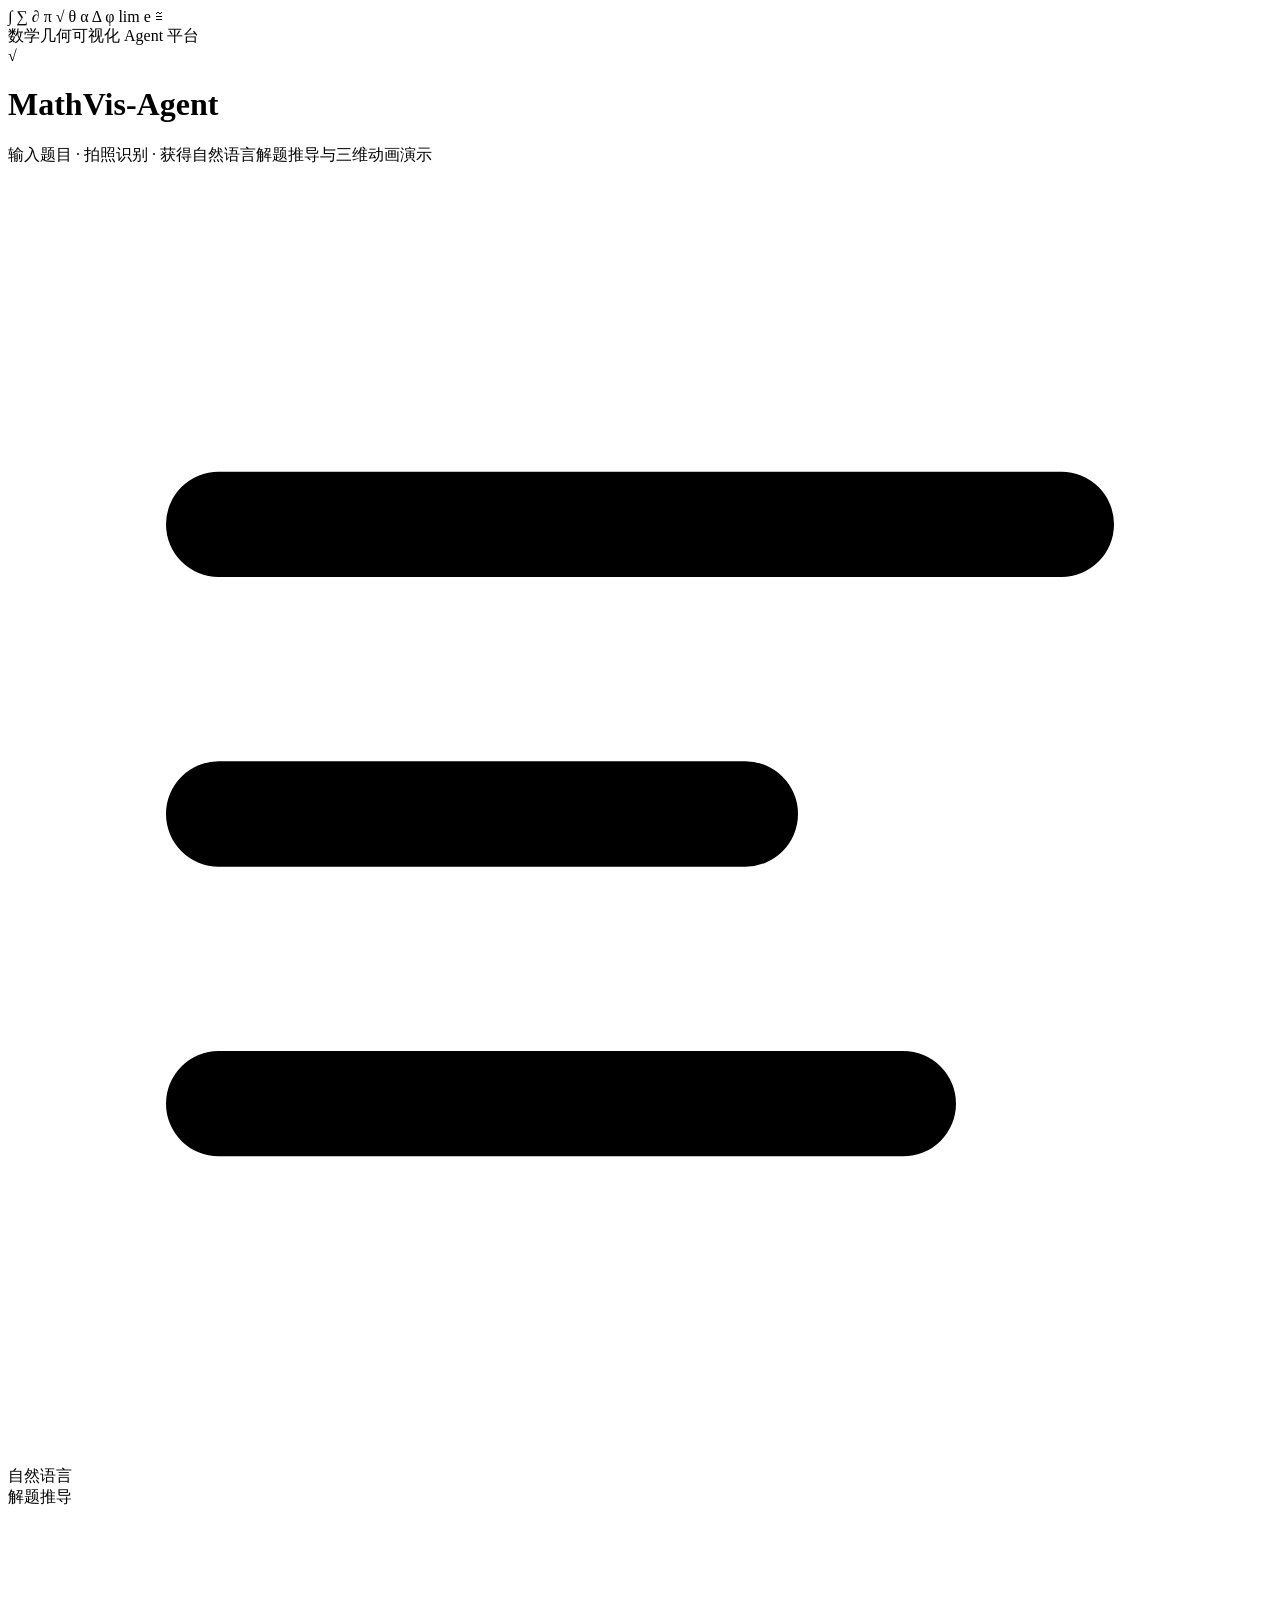
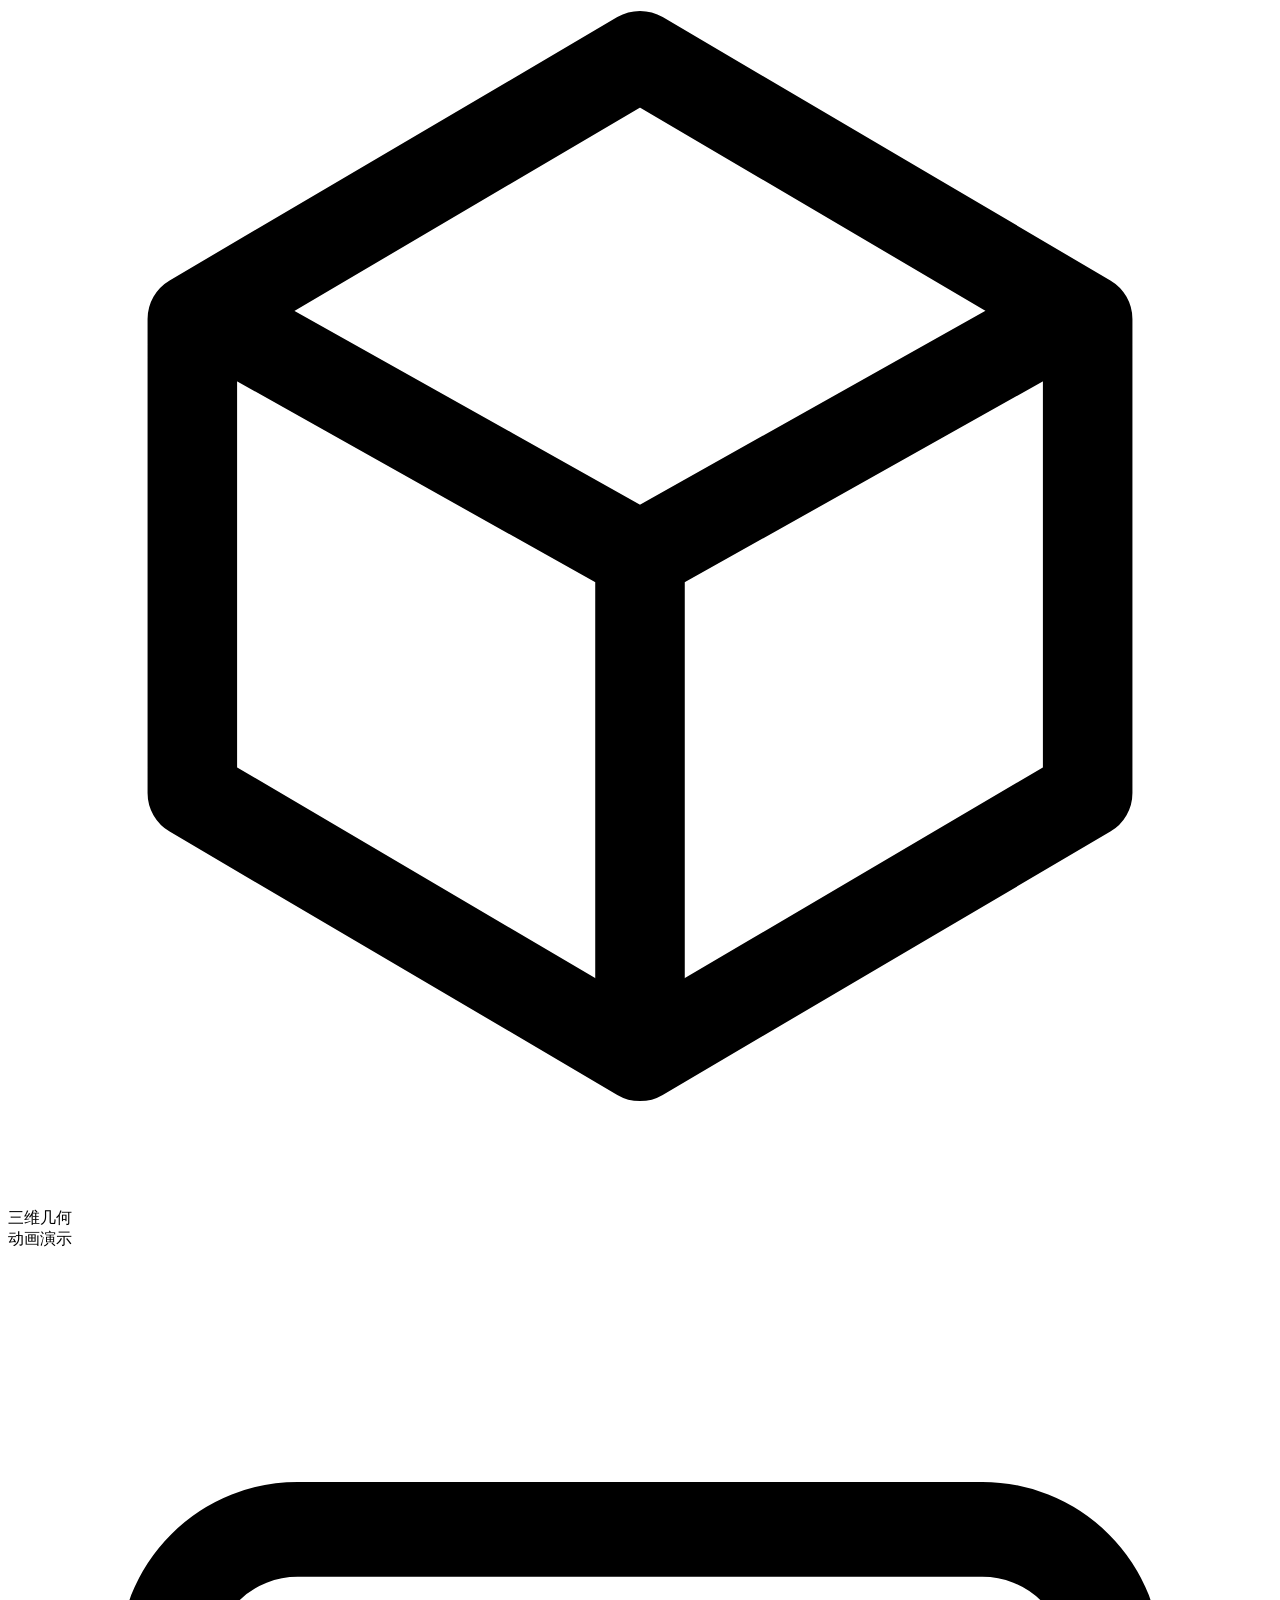
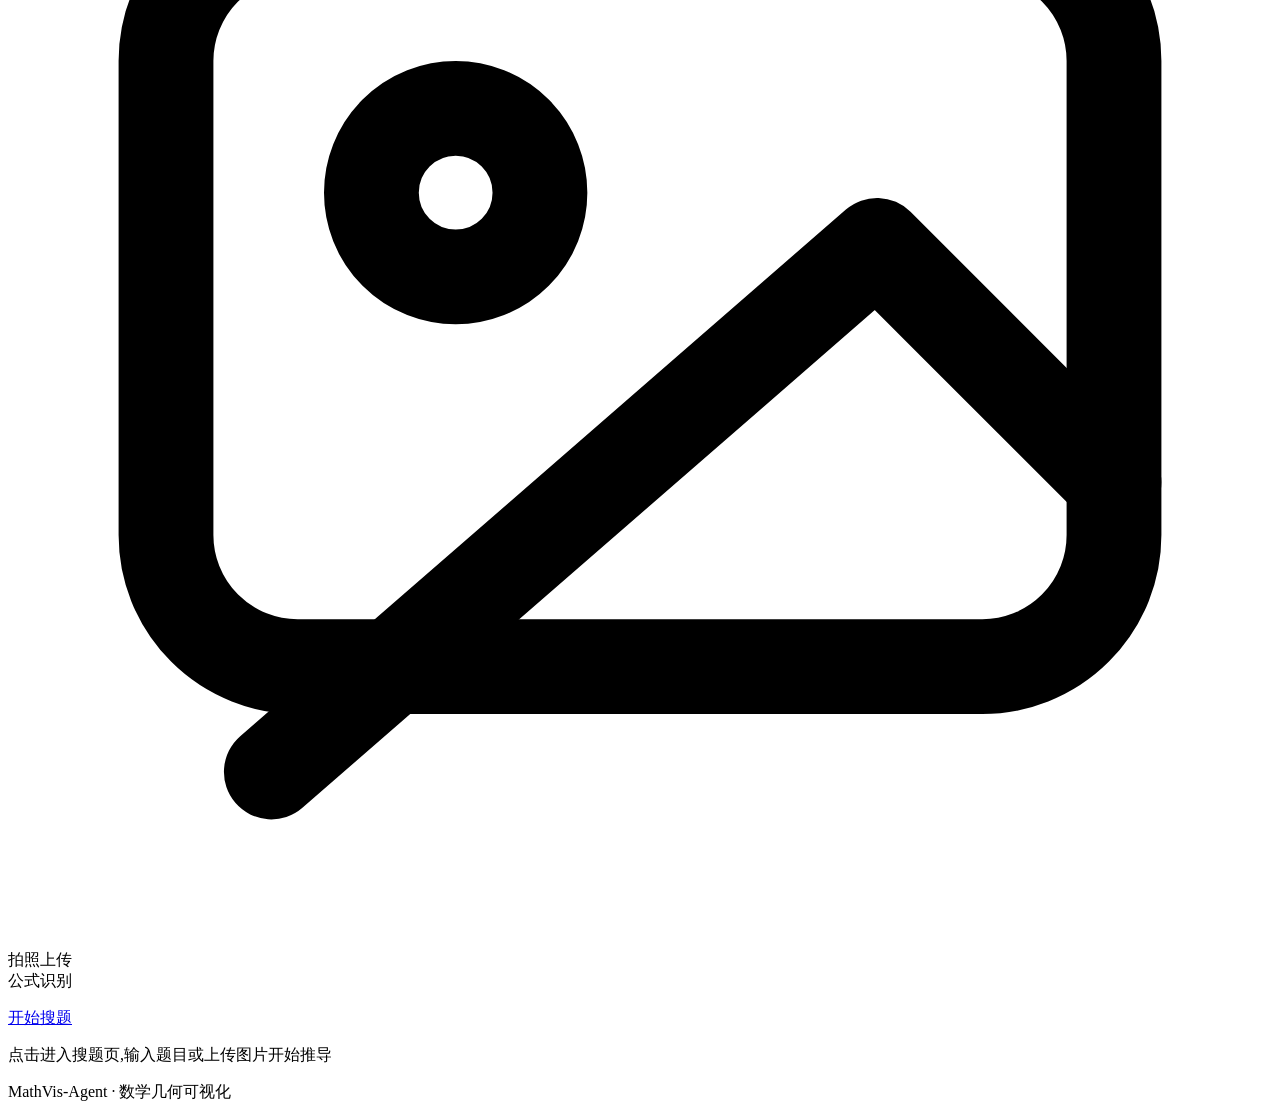
<file: frontend/index.html>
<!DOCTYPE html>
<html lang="zh-CN">
<head>
  <meta charset="UTF-8" />
  <meta name="viewport" content="width=device-width, initial-scale=1.0" />
  <title>MathVis‑Agent · 数学几何可视化智能解题</title>
  <link rel="icon" href="data:image/svg+xml;charset=utf-8,<svg xmlns='http://www.w3.org/2000/svg' viewBox='0 0 32 32'><rect width='32' height='32' rx='8' fill='%230b1e3f'/><text x='16' y='23' font-size='19' text-anchor='middle' fill='%23ffffff' font-family='Georgia,serif'>√</text></svg>" />
  <link rel="stylesheet" href="styles.css" />
</head>
<body class="cover-page">
  <!-- 动态数学风背景:坐标纸网格缓慢流动 + 光晕 + 漂浮数学符号(仅装饰) -->
  <div class="bg-deco" aria-hidden="true">
    <div class="bg-grid"></div>
    <div class="aurora aurora-1"></div>
    <div class="aurora aurora-2"></div>
    <div class="aurora aurora-3"></div>
    <span class="math-glyph g1">∫</span>
    <span class="math-glyph g2">∑</span>
    <span class="math-glyph g3">∂</span>
    <span class="math-glyph g4">π</span>
    <span class="math-glyph g5">√</span>
    <span class="math-glyph g6">θ</span>
    <span class="math-glyph g7">α</span>
    <span class="math-glyph g8">Δ</span>
    <span class="math-glyph g9">φ</span>
    <span class="math-glyph g10">lim</span>
    <span class="math-glyph g11">e</span>
    <span class="math-glyph g12">≅</span>
  </div>

  <div class="cover">
    <div class="cover-badge">数学几何可视化 Agent 平台</div>

    <div class="cover-brand">
      <span class="brand-mark brand-mark-lg" aria-hidden="true">√</span>
      <h1 class="cover-title">MathVis‑Agent</h1>
      <p class="cover-sub">输入题目 · 拍照识别 · 获得自然语言解题推导与三维动画演示</p>
    </div>

    <div class="cover-features">
      <div class="feature">
        <span class="feature-dot dot-text">
          <svg class="feature-icon" viewBox="0 0 24 24" fill="none" stroke="currentColor" stroke-width="2" stroke-linecap="round" aria-hidden="true">
            <path d="M4 6.5h16M4 12h10M4 17.5h13"></path>
          </svg>
        </span>
        <p>自然语言<br />解题推导</p>
      </div>
      <div class="feature">
        <span class="feature-dot dot-cube">
          <svg class="feature-icon" viewBox="0 0 24 24" fill="none" stroke="currentColor" stroke-width="1.7" stroke-linejoin="round" aria-hidden="true">
            <path d="M12 2.5l8.5 5v9L12 21.5l-8.5-5v-9l8.5-5z"></path>
            <path d="M3.8 7.4L12 12l8.2-4.6M12 12v9.5"></path>
          </svg>
        </span>
        <p>三维几何<br />动画演示</p>
      </div>
      <div class="feature">
        <span class="feature-dot dot-img">
          <svg class="feature-icon" viewBox="0 0 24 24" fill="none" stroke="currentColor" stroke-width="1.8" stroke-linecap="round" stroke-linejoin="round" aria-hidden="true">
            <rect x="3" y="5" width="18" height="14" rx="2.5"></rect>
            <circle cx="8.5" cy="10" r="1.6"></circle>
            <path d="M21 15.5l-4.5-4.5L5 21"></path>
          </svg>
        </span>
        <p>拍照上传<br />公式识别</p>
      </div>
    </div>

    <a href="main.html" class="cover-cta">开始搜题</a>
    <p class="cover-hint">点击进入搜题页,输入题目或上传图片开始推导</p>
  </div>

  <footer class="footer">
    MathVis-Agent · 数学几何可视化
  </footer>
</body>
</html>
</file>
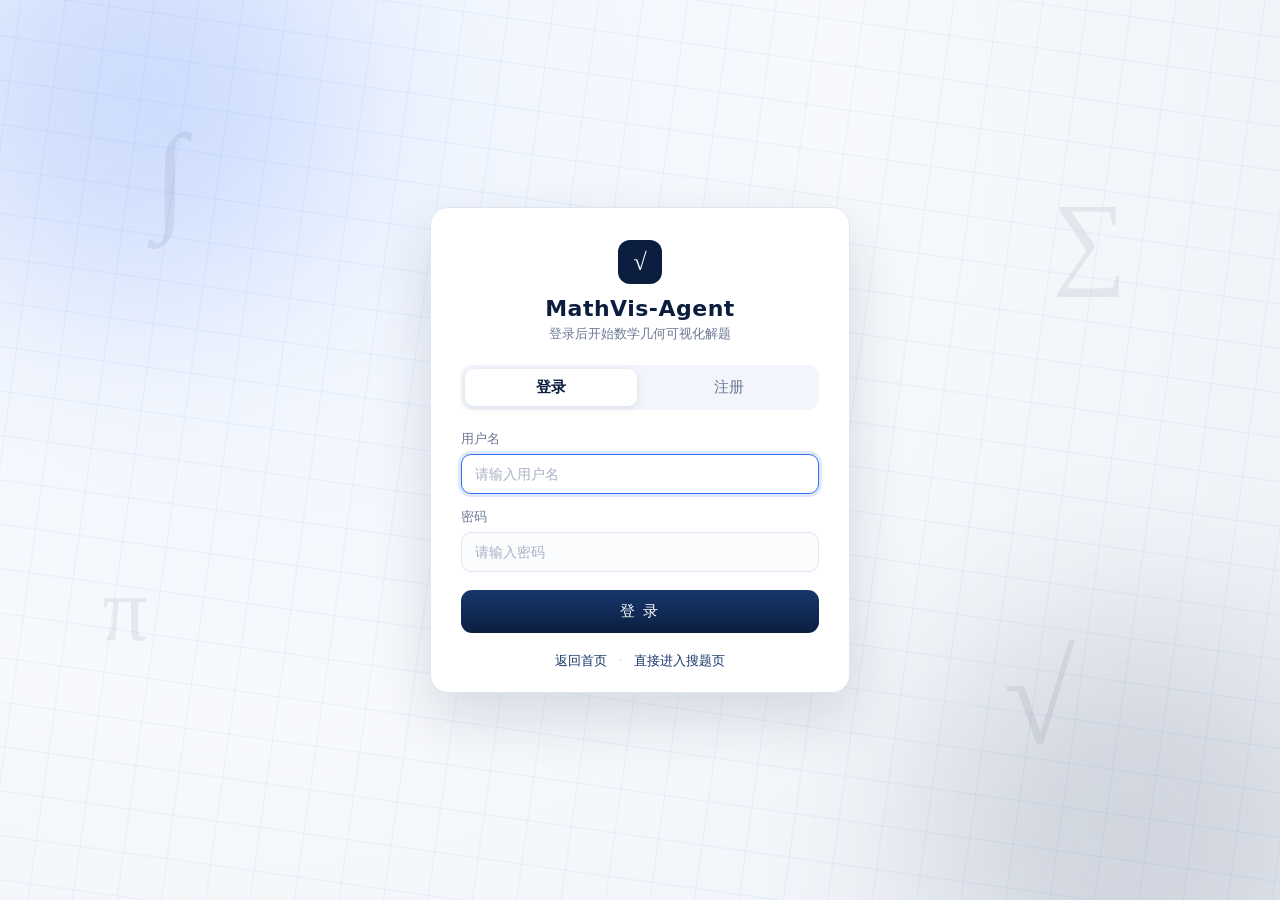
<file: frontend/auth.html>
<!DOCTYPE html>
<html lang="zh-CN">
<head>
  <meta charset="UTF-8" />
  <meta name="viewport" content="width=device-width, initial-scale=1.0" />
  <title>登录 / 注册 · MathVis‑Agent</title>
  <link rel="icon" href="data:image/svg+xml;charset=utf-8,<svg xmlns='http://www.w3.org/2000/svg' viewBox='0 0 32 32'><rect width='32' height='32' rx='8' fill='%230b1e3f'/><text x='16' y='23' font-size='19' text-anchor='middle' fill='%23ffffff' font-family='Georgia,serif'>√</text></svg>" />
  <link rel="stylesheet" href="auth.css" />
</head>
<body class="auth-page">
  <div class="auth-bg" aria-hidden="true">
    <div class="auth-grid"></div>
    <div class="auth-glow glow-1"></div>
    <div class="auth-glow glow-2"></div>
    <span class="auth-glyph glyph-1">∫</span>
    <span class="auth-glyph glyph-2">π</span>
    <span class="auth-glyph glyph-3">∑</span>
    <span class="auth-glyph glyph-4">√</span>
  </div>

  <main class="auth-card">
    <div class="auth-brand">
      <span class="auth-mark" aria-hidden="true">√</span>
      <h1 class="auth-title">MathVis‑Agent</h1>
      <p class="auth-sub">登录后开始数学几何可视化解题</p>
    </div>

    <div class="auth-tabs" role="tablist">
      <button type="button" id="tabLogin" class="auth-tab active" role="tab" aria-selected="true">登录</button>
      <button type="button" id="tabRegister" class="auth-tab" role="tab" aria-selected="false">注册</button>
    </div>

    <!-- 登录 -->
    <form id="loginForm" class="auth-form" novalidate>
      <label class="auth-field">
        <span class="field-label">用户名</span>
        <input type="text" id="loginUsername" autocomplete="username" placeholder="请输入用户名" />
      </label>
      <label class="auth-field">
        <span class="field-label">密码</span>
        <input type="password" id="loginPassword" autocomplete="current-password" placeholder="请输入密码" />
      </label>
      <button type="submit" id="loginSubmit" class="auth-submit">登 录</button>
    </form>

    <!-- 注册 -->
    <form id="registerForm" class="auth-form hidden" novalidate>
      <label class="auth-field">
        <span class="field-label">用户名</span>
        <input type="text" id="regUsername" autocomplete="username" placeholder="3-20位中英文、数字或下划线" />
      </label>
      <label class="auth-field">
        <span class="field-label">密码</span>
        <input type="password" id="regPassword" autocomplete="new-password" placeholder="6-64位" />
      </label>
      <label class="auth-field">
        <span class="field-label">确认密码</span>
        <input type="password" id="regPassword2" autocomplete="new-password" placeholder="再次输入密码" />
      </label>

      <div class="role-block">
        <span class="field-label">选择身份</span>
        <div class="role-picker">
          <label class="role-option">
            <input type="radio" name="role" value="student" checked />
            <span class="role-face">
              <strong>学生</strong>
              <em>注册后即可使用</em>
            </span>
          </label>
          <label class="role-option">
            <input type="radio" name="role" value="teacher" />
            <span class="role-face">
              <strong>老师</strong>
              <em>需管理员审核</em>
            </span>
          </label>
        </div>
        <p id="roleTip" class="role-tip hidden">老师账号提交后需管理员审核通过才能登录，审核期间无法使用平台功能。</p>
      </div>

      <button type="submit" id="registerSubmit" class="auth-submit">注 册</button>
    </form>

    <div id="authMsg" class="auth-msg hidden" role="alert"></div>

    <p class="auth-foot">
      <a href="index.html">返回首页</a>
      <span class="dot">·</span>
      <a href="main.html">直接进入搜题页</a>
    </p>
  </main>

  <script src="auth-store.js"></script>
  <script src="auth.js"></script>
</body>
</html>
</file>
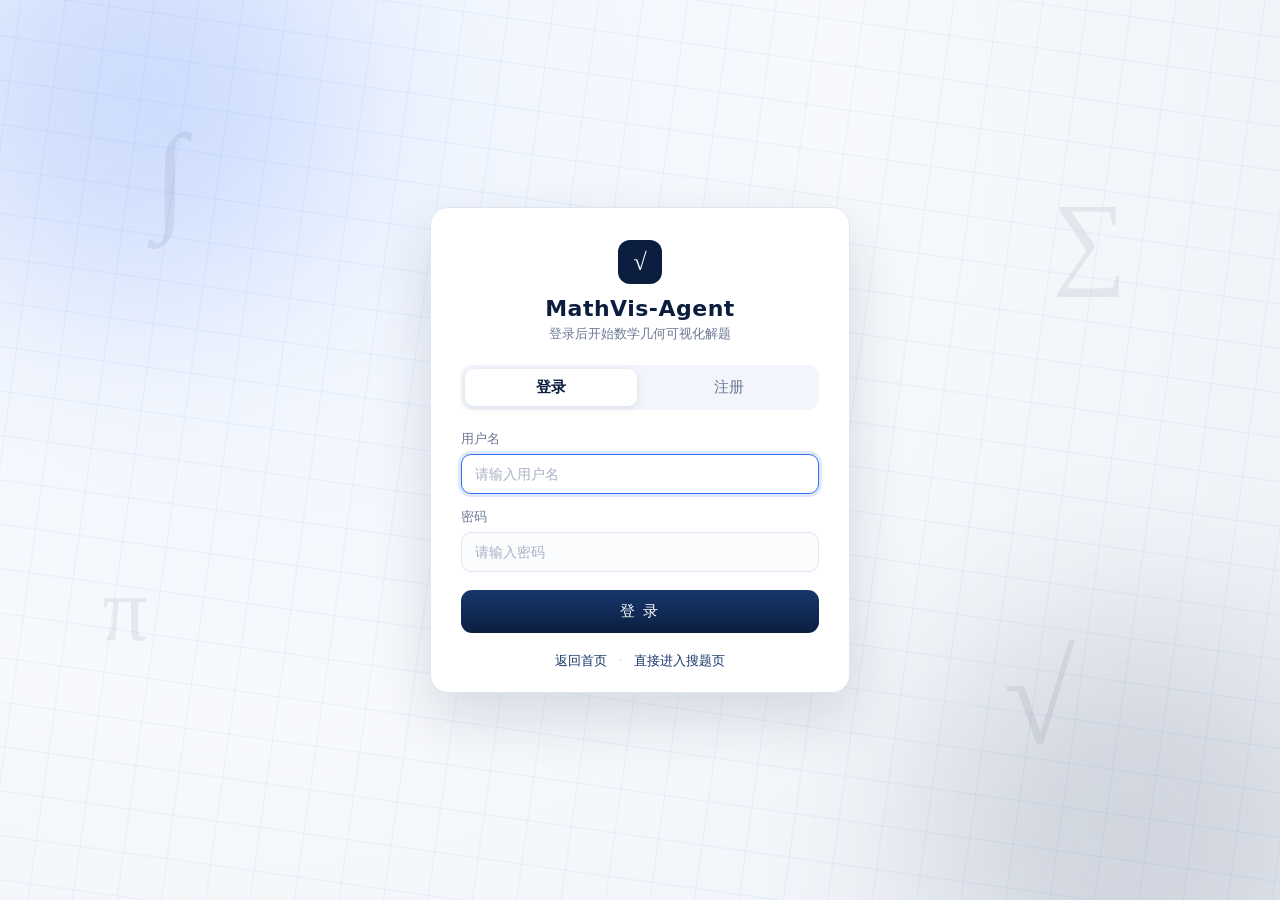
<file: frontend/main.html>
<!DOCTYPE html>
<html lang="zh-CN">
<head>
  <meta charset="UTF-8" />
  <meta name="viewport" content="width=device-width, initial-scale=1.0" />
  <title>MathVis-Agent · 数学几何可视化</title>
  <link rel="icon" href="data:image/svg+xml;charset=utf-8,<svg xmlns='http://www.w3.org/2000/svg' viewBox='0 0 32 32'><rect width='32' height='32' rx='8' fill='%230b1e3f'/><text x='16' y='23' font-size='19' text-anchor='middle' fill='%23ffffff' font-family='Georgia,serif'>√</text></svg>" />
  <link rel="stylesheet" href="styles.css" />
</head>
<body>
  <header class="topbar" style="display:flex;align-items:center;gap:16px;padding:12px 24px;border-bottom:1px solid #e5e7eb;background:#fff;">
    <strong style="font-size:18px;color:#0b1e3f;">MathVis-Agent · 数学几何可视化</strong>
    <div id="userBar" style="margin-left:auto;display:flex;align-items:center;gap:12px;">
      <span id="userInfo" style="font-size:14px;color:#374151;"></span>
      <button id="logoutBtn" type="button"
        style="padding:5px 14px;border:1px solid #d1d5db;border-radius:6px;background:#fff;cursor:pointer;">退出登录</button>
    </div>
  </header>

  <main class="result-area" style="max-width:1200px;margin:0 auto;padding:20px;display:grid;grid-template-columns:380px 1fr;gap:20px;align-items:start;">
    <!-- 左侧输入区 -->
    <section style="display:flex;flex-direction:column;gap:14px;">
      <div class="panel" style="border:1px solid #e5e7eb;border-radius:10px;padding:16px;background:#fff;">
        <h3 style="margin:0 0 10px;">输入题目</h3>
        <textarea id="questionInput" rows="4" placeholder="请输入数学题，Ctrl+Enter 提交，例如：求lnx在[1,2]上的定积分"
          style="width:100%;box-sizing:border-box;padding:10px;border:1px solid #d1d5db;border-radius:8px;font-size:14px;resize:vertical;"></textarea>
        <div style="display:flex;gap:8px;margin-top:10px;flex-wrap:wrap;">
          <button id="submitBtn" type="button"
            style="padding:8px 16px;background:#2563eb;color:#fff;border:none;border-radius:8px;cursor:pointer;">开始推导</button>
          <button id="resetBtn" type="button"
            style="padding:8px 16px;background:#fff;border:1px solid #d1d5db;border-radius:8px;cursor:pointer;">换题清空</button>
        </div>
        <div id="statusText" style="margin-top:8px;font-size:13px;color:#6b7280;">就绪</div>
        <div id="errorBanner" class="hidden" style="margin-top:8px;font-size:13px;color:#b91c1c;"></div>
      </div>

      <div class="panel" style="border:1px solid #e5e7eb;border-radius:10px;padding:16px;background:#fff;">
        <h3 style="margin:0 0 10px;">待识别的题目图片</h3>
        <div id="dropzone"
          style="border:2px dashed #cbd5e1;border-radius:8px;padding:18px;text-align:center;cursor:pointer;color:#64748b;">
          <div id="dzEmpty">点击选择或拖拽图片到此处 · jpg / png / webp</div>
          <div id="dzPreview" class="hidden" style="display:flex;flex-direction:column;gap:8px;align-items:center;">
            <img id="imagePreview" style="max-width:100%;max-height:160px;border-radius:6px;" />
            <span id="imageName" style="font-size:13px;"></span>
            <button id="removeImageBtn" type="button"
              style="padding:4px 10px;border:1px solid #d1d5db;border-radius:6px;background:#fff;cursor:pointer;">移除图片</button>
          </div>
          <input id="imageInput" type="file" accept="image/*" hidden />
        </div>
        <button id="ocrBtn" type="button" disabled
          style="margin-top:10px;padding:8px 16px;background:#0b1e3f;color:#fff;border:none;border-radius:8px;cursor:pointer;">识别图片</button>
      </div>
    </section>

    <!-- 右侧结果区 -->
    <section style="display:flex;flex-direction:column;gap:14px;">
      <div id="textPanel" class="panel hidden" style="border:1px solid #e5e7eb;border-radius:10px;padding:16px;background:#fff;">
        <div style="display:flex;justify-content:space-between;align-items:center;margin-bottom:8px;">
          <h3 style="margin:0;">解题推导</h3>
          <span id="metaLine" style="font-size:12px;color:#6b7280;"></span>
        </div>
        <div id="analysisText" style="font-size:15px;line-height:1.7;white-space:pre-wrap;"></div>
      </div>

      <div id="threejsPanel" class="panel hidden" style="border:1px solid #e5e7eb;border-radius:10px;padding:16px;background:#fff;">
        <h3 style="margin:0 0 10px;">可视化演示</h3>
        <div style="display:flex;gap:8px;align-items:center;margin-bottom:10px;flex-wrap:wrap;">
          <button id="btnScreenshot" type="button"
            style="padding:6px 12px;border:1px solid #d1d5db;border-radius:6px;background:#fff;cursor:pointer;">截图导出</button>
          <button id="btnRecordStart" type="button"
            style="padding:6px 12px;border:1px solid #d1d5db;border-radius:6px;background:#fff;cursor:pointer;">开始录制</button>
          <button id="btnRecordStop" type="button" class="hidden"
            style="padding:6px 12px;border:1px solid #b91c1c;color:#b91c1c;border-radius:6px;background:#fff;cursor:pointer;">停止录制</button>
          <span id="recordStatus" class="hidden" style="color:#b91c1c;font-size:13px;">● 正在录制</span>
        </div>
        <div id="threejsCanvasHolder"
          style="width:100%;height:420px;background:#f6f8fa;border-radius:8px;overflow:hidden;position:relative;"></div>
        <div id="paramControlPanel" style="margin-top:12px;display:flex;flex-direction:column;gap:8px;"></div>
      </div>
    </section>
  </main>

  <footer style="text-align:center;color:#9ca3af;font-size:13px;padding:20px;">
    MathVis-Agent · 数学几何可视化
  </footer>

  <!-- Three.js（国内可用CDN） -->
  <script src="https://cdn.bootcdn.net/ajax/libs/three.js/0.160.0/three.min.js"></script>

  <!-- 登录态工具 + 未登录拦截（必须在 app.js 之前） -->
  <script src="auth-store.js"></script>
  <script>
    if (window.MathVisAuth) window.MathVisAuth.requireLogin();
  </script>
  <script src="app.js"></script>

  <!-- 顶部用户信息与退出 -->
  <script>
    (function () {
      if (!window.MathVisAuth) return;
      var u = window.MathVisAuth.getUser();
      var info = document.getElementById("userInfo");
      if (u && info) {
        info.textContent = "你好，" + u.username + "（" + window.MathVisAuth.roleLabel(u.role) + "）";
      }
      var btn = document.getElementById("logoutBtn");
      if (btn) btn.onclick = function () {
        if (confirm("确定退出登录？")) window.MathVisAuth.logout();
      };
    })();
  </script>
</body>
</html>
</file>
<file: frontend/styles.css>
(function () {
  "use strict";
  var API_BASE = "http://127.0.0.1:8000";
  var SESSION_KEY = "mathvis_session_id";

  var el = {
    input: document.getElementById("questionInput"),
    submitBtn: document.getElementById("submitBtn"),
    resetBtn: document.getElementById("resetBtn"),
    ocrBtn: document.getElementById("ocrBtn"),
    statusText: document.getElementById("statusText"),
    errorBanner: document.getElementById("errorBanner"),
    textPanel: document.getElementById("textPanel"),
    analysisText: document.getElementById("analysisText"),
    metaLine: document.getElementById("metaLine"),
    resultArea: document.querySelector(".result-area"),
    threejsPanel: document.getElementById("threejsPanel"),
    threejsHolder: document.getElementById("threejsCanvasHolder"),
    dropzone: document.getElementById("dropzone"),
    imageInput: document.getElementById("imageInput"),
    dzEmpty: document.getElementById("dzEmpty"),
    dzPreview: document.getElementById("dzPreview"),
    imagePreview: document.getElementById("imagePreview"),
    imageName: document.getElementById("imageName"),
    removeImageBtn: document.getElementById("removeImageBtn"),
    btnScreenshot: document.getElementById("btnScreenshot"),
    btnRecordStart: document.getElementById("btnRecordStart"),
    btnRecordStop: document.getElementById("btnRecordStop"),
    recordStatus: document.getElementById("recordStatus"),
    paramControlPanel: document.getElementById("paramControlPanel")
  };

  var selectedFile = null;
  var lastOcrText = null;
  var ocrInSession = false;
  var busy = false;

  var currentGeo = null;
  var renderMode = null;
  var threeScene = null;
  var threeCamera = null;
  var threeRenderer = null;
  var threeMesh = null;
  var canvas2d = null;
  var ctx2d = null;
  var mediaRecorder = null;
  var recordedChunks = [];
  var isRecording = false;

  function getOrCreateSessionId() {
    var sid = null;
    try { sid = localStorage.getItem(SESSION_KEY); } catch(e) {}
    if (!sid) {
      sid = "s_" + Date.now().toString(36) + Math.random().toString(36).slice(2,8);
      try { localStorage.setItem(SESSION_KEY, sid); } catch(e) {}
    }
    return sid;
  }

  function setStatus(text, loading) {
    el.statusText.textContent = text || "";
    el.statusText.classList.toggle("loading", !!loading);
  }

  function showBanner(msg, isErr) {
    el.errorBanner.classList.remove("hidden");
    el.errorBanner.classList.toggle("success", !isErr);
    el.errorBanner.textContent = msg;
  }

  function hideBanner() {
    el.errorBanner.classList.add("hidden");
    el.errorBanner.textContent = "";
  }

  function setBusy(flag) {
    busy = flag;
    el.submitBtn.disabled = flag;
    el.ocrBtn.disabled = flag || !selectedFile;
    el.resetBtn.disabled = flag;
  }

  function postJSON(url) {
    return fetch(url, { method: "POST" }).then(function(r) {
      return r.json().catch(function() { return {ok:false, error:"请求失败"}; });
    });
  }

  function postImage(url, file) {
    var fd = new FormData();
    fd.append("file", file, file.name);
    return fetch(url, { method: "POST", body: fd }).then(function(r) {
      return r.json().catch(function() { return {ok:false, error:"上传失败"}; });
    });
  }

  function runAgent(sid) {
    return postJSON(API_BASE + "/api/agent-run?session_id=" + encodeURIComponent(sid));
  }

  function run() {
    if (busy) return;
    var question = el.input.value.trim();
    var sid = getOrCreateSessionId();
    if (!question && selectedFile) { uploadAndRun(sid); return; }
    if (!question) { setStatus("请先输入题目或上传图片"); el.input.focus(); return; }
    hideBanner();
    setStatus("正在请求…", true);
    setBusy(true);
    var needSave = !(ocrInSession && el.input.value === lastOcrText);
    var step = needSave
      ? postJSON(API_BASE + "/api/text-question?session_id=" + encodeURIComponent(sid) + "&question=" + encodeURIComponent(question))
      : Promise.resolve({ok:true});
    step.then(function(saved) {
      if (!saved || saved.ok !== true) throw new Error(saved.error || "保存失败");
      return runAgent(sid);
    }).then(handleResult).catch(function(err) {
      showBanner("请求失败:" + err.message, true);
    }).finally(function() {
      setStatus("就绪"); setBusy(false);
    });
  }

  function uploadAndRun(sid) {
    hideBanner();
    setStatus("图片识别中…", true);
    setBusy(true);
    postImage(API_BASE + "/api/upload-image?session_id=" + encodeURIComponent(sid), selectedFile)
      .then(function(data) {
        if (!data || data.ok !== true) throw new Error(data.error || "识别失败");
        var text = (data.ocr_text || "").trim();
        if (!text) throw new Error("未识别出文字");
        el.input.value = text;
        lastOcrText = text;
        ocrInSession = true;
        setStatus("识别完成,正在推导…", true);
        return runAgent(sid);
      }).then(handleResult).catch(function(err) {
        showBanner("失败:" + err.message, true);
      }).finally(function() {
        setStatus("就绪"); setBusy(false);
      });
  }

  function destroyThree() {
    if (threeRenderer) {
      threeRenderer.dispose();
      if (threeRenderer.domElement.parentNode) threeRenderer.domElement.parentNode.removeChild(threeRenderer.domElement);
    }
    threeScene = threeCamera = threeRenderer = threeMesh = null;
  }

  function destroy2d() {
    if (canvas2d && canvas2d.parentNode) canvas2d.parentNode.removeChild(canvas2d);
    canvas2d = null; ctx2d = null;
  }

  function stopRecord() {
    if (isRecording && mediaRecorder) mediaRecorder.stop();
    isRecording = false; mediaRecorder = null; recordedChunks = [];
    el.btnRecordStart.classList.remove("hidden");
    el.btnRecordStop.classList.add("hidden");
    el.recordStatus.classList.add("hidden");
  }

  function clearParamPanel() { el.paramControlPanel.innerHTML = ""; }

  function buildParams(params, onChange) {
    clearParamPanel();
    if (!params || typeof params !== "object") return;
    Object.keys(params).forEach(function(key) {
      var row = document.createElement("div"); row.className = "param-row";
      var label = document.createElement("label"); label.className = "param-label"; label.textContent = key;
      var num = document.createElement("input"); num.type = "number"; num.step = "0.1"; num.value = Number(params[key]);
      var rng = document.createElement("input"); rng.type = "range"; rng.min = "0.1"; rng.max = "30"; rng.step = "0.1"; rng.value = Number(params[key]);
      function sync(v) {
        num.value = v; rng.value = v; params[key] = Number(v); onChange();
      }
      num.addEventListener("input", function() { sync(this.value); });
      rng.addEventListener("input", function() { sync(this.value); });
      row.appendChild(label); row.appendChild(num); row.appendChild(rng);
      el.paramControlPanel.appendChild(row);
    });
  }

  function init3D(geoObj) {
    destroyThree(); destroy2d(); clearParamPanel();
    if (!geoObj || !geoObj.shape) return;
    var w = el.threejsHolder.clientWidth, h = el.threejsHolder.clientHeight;
    threeScene = new THREE.Scene();
    threeScene.background = new THREE.Color(0xf6f8fa);
    threeCamera = new THREE.PerspectiveCamera(75, w/h, 0.1, 200);
    threeRenderer = new THREE.WebGLRenderer({antialias:true});
    threeRenderer.setSize(w, h);
    el.threejsHolder.appendChild(threeRenderer.domElement);

    function rebuild() {
      if (threeMesh) threeScene.remove(threeMesh);
      var s = geoObj.shape, p = geoObj.params;
      var g;
      if (s === "cuboid") g = new THREE.BoxGeometry(p.width||2, p.height||2, p.depth||2);
      else if (s === "sphere") g = new THREE.SphereGeometry(p.radius||1, 32, 32);
      else if (s === "cylinder") g = new THREE.CylinderGeometry(p.radius||1, p.radius||1, p.height||2, 32);
      else if (s === "cone") g = new THREE.ConeGeometry(p.radius||1, p.height||2, 32);
      else g = new THREE.BoxGeometry(1,1,1);
      threeMesh = new THREE.Mesh(g, new THREE.MeshNormalMaterial());
      threeScene.add(threeMesh);
      var edges = new THREE.EdgesGeometry(g);
      threeMesh.add(new THREE.LineSegments(edges, new THREE.LineBasicMaterial({color:0x111111})));
      var vals = Object.values(p).map(Number);
      threeCamera.position.z = Math.max.apply(null, vals) + 4;
    }
    rebuild();
    buildParams(geoObj.params, rebuild);
    function anim() {
      if (!threeRenderer) return;
      requestAnimationFrame(anim);
      if (threeMesh) { threeMesh.rotation.x += 0.005; threeMesh.rotation.y += 0.008; }
      threeRenderer.render(threeScene, threeCamera);
    }
    anim();
  }

  function init2D(animObj) {
    destroyThree(); destroy2d(); clearParamPanel();
    var w = el.threejsHolder.clientWidth, h = el.threejsHolder.clientHeight;
    canvas2d = document.createElement("canvas");
    canvas2d.width = w; canvas2d.height = h;
    canvas2d.style.background = "#ffffff";
    el.threejsHolder.appendChild(canvas2d);
    ctx2d = canvas2d.getContext("2d");
    function draw() {
      ctx2d.clearRect(0,0,w,h);
      ctx2d.strokeStyle = "#333"; ctx2d.lineWidth = 2;
      ctx2d.beginPath(); ctx2d.moveTo(40, h-40); ctx2d.lineTo(w-40, h-40); ctx2d.stroke();
      ctx2d.beginPath(); ctx2d.moveTo(40, 40); ctx2d.lineTo(40, h-40); ctx2d.stroke();
    }
    draw();
    if (animObj.params) buildParams(animObj.params, draw);
  }

  function screenshot() {
    var dom = null;
    if (renderMode === "3d" && threeRenderer) dom = threeRenderer.domElement;
    else if (renderMode === "2d" && canvas2d) dom = canvas2d;
    if (!dom) { showBanner("暂无画布可截图", true); return; }
    var a = document.createElement("a");
    a.href = dom.toDataURL("image/png");
    a.download = "canvas-screenshot.png";
    a.click();
  }

  function startRec() {
    if (isRecording) return;
    var dom = null;
    if (renderMode === "3d" && threeRenderer) dom = threeRenderer.domElement;
    else if (renderMode === "2d" && canvas2d) dom = canvas2d;
    if (!dom) { showBanner("暂无画布可录制", true); return; }
    try {
      var stream = dom.captureStream(30);
      mediaRecorder = new MediaRecorder(stream, {mimeType:"video/webm"});
      recordedChunks = [];
      mediaRecorder.ondataavailable = function(e) { if (e.data.size>0) recordedChunks.push(e.data); };
      mediaRecorder.onstop = function() {
        var blob = new Blob(recordedChunks, {type:"video/webm"});
        var url = URL.createObjectURL(blob);
        var a = document.createElement("a");
        a.href = url; a.download = "canvas-record.webm"; a.click();
        URL.revokeObjectURL(url);
      };
      mediaRecorder.start();
      isRecording = true;
      el.btnRecordStart.classList.add("hidden");
      el.btnRecordStop.classList.remove("hidden");
      el.recordStatus.classList.remove("hidden");
    } catch(e) { showBanner("录制失败:" + e.message, true); }
  }

  function handleResult(data) {
    if (!data || data.ok !== true) { showBanner(data.error || "大模型调用失败", true); return; }
    renderResult(data);
  }

  function renderResult(data) {
    currentGeo = data.geo || null;
    var hasGeo = !!currentGeo;
    var hasAnim = !!(data.threejs_anim && data.threejs_anim.frames && data.threejs_anim.frames.length > 0);
    var show = hasGeo || hasAnim;
    el.threejsPanel.classList.toggle("hidden", !show);
    el.resultArea.classList.toggle("has-canvas", show);
    if (hasGeo) { renderMode = "3d"; init3D(currentGeo); }
    else if (hasAnim) { renderMode = "2d"; init2D(data.threejs_anim); }
    else { renderMode = null; destroyThree(); destroy2d(); clearParamPanel(); }

    var text = (data.analysis || "").trim();
    if (text) {
      el.textPanel.classList.remove("hidden");
      el.analysisText.textContent = text;
      el.metaLine.textContent = data.hit_kb ? "命中知识库" : "大模型生成";
      hideBanner();
    } else {
      showBanner("返回空分析结果,请重试", true);
    }
  }

  function pickFile(file) {
    if (!file) return;
    if (file.size > 10*1024*1024) { showBanner("图片超过10MB", true); return; }
    selectedFile = file;
    el.imagePreview.src = URL.createObjectURL(file);
    el.imageName.textContent = file.name;
    el.dzEmpty.classList.add("hidden");
    el.dzPreview.classList.remove("hidden");
    el.ocrBtn.disabled = busy;
  }

  function removeImg() {
    selectedFile = null;
    el.dzEmpty.classList.remove("hidden");
    el.dzPreview.classList.add("hidden");
    el.ocrBtn.disabled = true;
  }

  function clearAll() {
    el.input.value = "";
    hideBanner();
    el.textPanel.classList.add("hidden");
    el.analysisText.textContent = "";
    el.threejsPanel.classList.add("hidden");
    el.resultArea.classList.remove("has-canvas");
    lastOcrText = null; ocrInSession = false;
    removeImg();
    stopRecord();
    destroyThree(); destroy2d(); clearParamPanel();
    renderMode = null; currentGeo = null;
  }

  function resetSession() {
    if (!confirm("确定清空当前会话?")) return;
    setBusy(true); setStatus("清空中…", true);
    fetch(API_BASE + "/api/session/" + encodeURIComponent(getOrCreateSessionId()), {method:"DELETE"})
      .then(function() { clearAll(); setStatus("已清空"); })
      .catch(function() { clearAll(); setStatus("已清空(后端未连接)"); })
      .finally(function() { setBusy(false); el.input.focus(); });
  }

  function bind() {
    el.submitBtn.addEventListener("click", run);
    el.resetBtn.addEventListener("click", resetSession);
    el.ocrBtn.addEventListener("click", function(){ if(selectedFile) uploadAndRun(getOrCreateSessionId()); });
    el.btnScreenshot.addEventListener("click", screenshot);
    el.btnRecordStart.addEventListener("click", startRec);
    el.btnRecordStop.addEventListener("click", stopRecord);
    el.input.addEventListener("keydown", function(e) {
      if ((e.ctrlKey || e.metaKey) && e.key === "Enter") { e.preventDefault(); run(); }
    });
    el.input.addEventListener("input", function() {
      if (el.input.value !== lastOcrText) ocrInSession = false;
    });
    el.dropzone.addEventListener("click", function() { el.imageInput.click(); });
    el.imageInput.addEventListener("change", function() { pickFile(el.imageInput.files[0]); });
    el.removeImageBtn.addEventListener("click", function(e) { e.stopPropagation(); removeImg(); });
    el.dropzone.addEventListener("dragover", function(e) { e.preventDefault(); el.dropzone.classList.add("dragover"); });
    el.dropzone.addEventListener("dragleave", function(e) { e.preventDefault(); el.dropzone.classList.remove("dragover"); });
    el.dropzone.addEventListener("drop", function(e) {
      e.preventDefault(); el.dropzone.classList.remove("dragover");
      var f = e.dataTransfer.files[0]; if (f) pickFile(f);
    });
  }

  function init() { bind(); }
  if (document.readyState === "loading") document.addEventListener("DOMContentLoaded", init);
  else init();
})();
</file>
<file: frontend/auth.css>
/* ==========================================================================
   登录 / 注册页样式（auth.html）
   说明：项目原有的 styles.css 已被误覆盖成 JS 代码，这里单独为认证页提供样式，
   未改动 styles.css。文件末尾另含主页面顶栏账号区域的一小段样式（.account-*）。
   ========================================================================== */

:root {
  --auth-navy: #0b1e3f;
  --auth-navy-soft: #16376b;
  --auth-accent: #2f6df6;
  --auth-accent-soft: #e8efff;
  --auth-text: #1b2437;
  --auth-muted: #6b7793;
  --auth-line: #dfe5f1;
  --auth-danger: #d64545;
  --auth-ok: #1f8a53;
}

* { box-sizing: border-box; }

body.auth-page {
  margin: 0;
  min-height: 100vh;
  display: flex;
  align-items: center;
  justify-content: center;
  padding: 32px 16px;
  font-family: "PingFang SC", "Microsoft YaHei", "Segoe UI", system-ui, sans-serif;
  color: var(--auth-text);
  background: radial-gradient(circle at 20% 15%, #eef4ff 0%, #f7f9fc 45%, #eef1f7 100%);
  overflow-x: hidden;
}

/* ---------- 背景装饰 ---------- */
.auth-bg { position: fixed; inset: 0; pointer-events: none; overflow: hidden; }

.auth-grid {
  position: absolute;
  inset: -20%;
  background-image:
    linear-gradient(rgba(47, 109, 246, 0.07) 1px, transparent 1px),
    linear-gradient(90deg, rgba(47, 109, 246, 0.07) 1px, transparent 1px);
  background-size: 44px 44px;
  transform: rotate(8deg);
}

.auth-glow {
  position: absolute;
  width: 420px;
  height: 420px;
  border-radius: 50%;
  filter: blur(90px);
  opacity: 0.5;
}
.glow-1 { top: -120px; left: -80px; background: rgba(47, 109, 246, 0.35); }
.glow-2 { bottom: -140px; right: -60px; background: rgba(11, 30, 63, 0.28); }

.auth-glyph {
  position: absolute;
  font-family: Georgia, "Times New Roman", serif;
  color: rgba(11, 30, 63, 0.07);
  user-select: none;
}
.glyph-1 { top: 12%; left: 12%; font-size: 120px; }
.glyph-2 { top: 62%; left: 8%; font-size: 90px; }
.glyph-3 { top: 20%; right: 12%; font-size: 104px; }
.glyph-4 { bottom: 14%; right: 16%; font-size: 130px; }

/* ---------- 卡片 ---------- */
.auth-card {
  position: relative;
  z-index: 1;
  width: 100%;
  max-width: 420px;
  padding: 32px 30px 22px;
  background: #ffffff;
  border: 1px solid var(--auth-line);
  border-radius: 18px;
  box-shadow: 0 24px 60px rgba(11, 30, 63, 0.14);
}

.auth-brand { text-align: center; margin-bottom: 22px; }

.auth-mark {
  display: inline-flex;
  align-items: center;
  justify-content: center;
  width: 44px;
  height: 44px;
  border-radius: 12px;
  background: var(--auth-navy);
  color: #fff;
  font-family: Georgia, serif;
  font-size: 24px;
  line-height: 1;
}

.auth-title {
  margin: 12px 0 4px;
  font-size: 22px;
  letter-spacing: 0.5px;
  color: var(--auth-navy);
}

.auth-sub { margin: 0; font-size: 13px; color: var(--auth-muted); }

/* ---------- 标签页 ---------- */
.auth-tabs {
  display: grid;
  grid-template-columns: 1fr 1fr;
  gap: 6px;
  padding: 4px;
  margin-bottom: 20px;
  background: #f2f5fb;
  border-radius: 12px;
}

.auth-tab {
  padding: 9px 0;
  border: none;
  border-radius: 9px;
  background: transparent;
  color: var(--auth-muted);
  font-size: 15px;
  font-family: inherit;
  cursor: pointer;
  transition: background 0.18s, color 0.18s, box-shadow 0.18s;
}
.auth-tab:hover { color: var(--auth-text); }
.auth-tab.active {
  background: #fff;
  color: var(--auth-navy);
  font-weight: 600;
  box-shadow: 0 2px 8px rgba(11, 30, 63, 0.1);
}

/* ---------- 表单 ---------- */
.auth-form { display: flex; flex-direction: column; gap: 14px; }
.auth-form.hidden { display: none; }

.auth-field { display: flex; flex-direction: column; gap: 6px; }

.field-label { font-size: 13px; color: var(--auth-muted); }

.auth-field input[type="text"],
.auth-field input[type="password"] {
  width: 100%;
  padding: 11px 13px;
  border: 1px solid var(--auth-line);
  border-radius: 10px;
  background: #fbfcfe;
  font-size: 14px;
  font-family: inherit;
  color: var(--auth-text);
  outline: none;
  transition: border-color 0.18s, box-shadow 0.18s, background 0.18s;
}
.auth-field input::placeholder { color: #a9b2c6; }
.auth-field input:focus {
  border-color: var(--auth-accent);
  background: #fff;
  box-shadow: 0 0 0 3px rgba(47, 109, 246, 0.15);
}

.auth-submit {
  margin-top: 4px;
  padding: 12px 0;
  border: none;
  border-radius: 11px;
  background: linear-gradient(180deg, var(--auth-navy-soft), var(--auth-navy));
  color: #fff;
  font-size: 15px;
  font-family: inherit;
  letter-spacing: 2px;
  cursor: pointer;
  transition: transform 0.15s, box-shadow 0.18s, opacity 0.18s;
}
.auth-submit:hover:not(:disabled) {
  box-shadow: 0 10px 22px rgba(11, 30, 63, 0.24);
  transform: translateY(-1px);
}
.auth-submit:disabled { opacity: 0.6; cursor: not-allowed; }

/* ---------- 身份选择 ---------- */
.role-block { display: flex; flex-direction: column; gap: 8px; }

.role-picker { display: grid; grid-template-columns: 1fr 1fr; gap: 10px; }

.role-option { position: relative; cursor: pointer; }
.role-option input { position: absolute; opacity: 0; pointer-events: none; }

.role-face {
  display: flex;
  flex-direction: column;
  gap: 3px;
  padding: 10px 12px;
  border: 1px solid var(--auth-line);
  border-radius: 11px;
  background: #fbfcfe;
  transition: border-color 0.18s, background 0.18s, box-shadow 0.18s;
}
.role-face strong { font-size: 14px; color: var(--auth-text); }
.role-face em { font-size: 12px; font-style: normal; color: var(--auth-muted); }

.role-option input:checked + .role-face {
  border-color: var(--auth-accent);
  background: var(--auth-accent-soft);
  box-shadow: 0 0 0 3px rgba(47, 109, 246, 0.12);
}
.role-option input:focus-visible + .role-face { box-shadow: 0 0 0 3px rgba(47, 109, 246, 0.3); }

.role-tip {
  margin: 0;
  padding: 9px 11px;
  border-left: 3px solid var(--auth-accent);
  border-radius: 6px;
  background: var(--auth-accent-soft);
  font-size: 12.5px;
  line-height: 1.6;
  color: var(--auth-navy-soft);
}
.role-tip.hidden { display: none; }

/* ---------- 提示信息 ---------- */
.auth-msg {
  margin-top: 16px;
  padding: 11px 13px;
  border-radius: 10px;
  font-size: 13px;
  line-height: 1.6;
  word-break: break-all;
}
.auth-msg.hidden { display: none; }
.auth-msg.is-error { background: #fdeaea; color: var(--auth-danger); border: 1px solid #f6cccc; }
.auth-msg.is-ok { background: #e8f6ee; color: var(--auth-ok); border: 1px solid #c8e8d5; }
.auth-msg.is-info { background: var(--auth-accent-soft); color: var(--auth-navy-soft); border: 1px solid #d3e0fb; }

.auth-foot {
  margin: 20px 0 0;
  text-align: center;
  font-size: 12.5px;
  color: var(--auth-muted);
}
.auth-foot a { color: var(--auth-navy-soft); text-decoration: none; }
.auth-foot a:hover { text-decoration: underline; }
.auth-foot .dot { margin: 0 8px; color: #c3cbdb; }

/* ==========================================================================
   主页面（main.html）顶栏账号区域样式，仅覆盖登录相关控件
   ========================================================================== */
.account-bar { display: flex; align-items: center; gap: 10px; }

.account-chip {
  display: inline-flex;
  align-items: center;
  gap: 6px;
  padding: 5px 12px;
  border-radius: 999px;
  background: rgba(11, 30, 63, 0.06);
  font-size: 13px;
  color: #16376b;
  white-space: nowrap;
}
.account-chip .account-role {
  padding: 1px 7px;
  border-radius: 999px;
  background: #0b1e3f;
  color: #fff;
  font-size: 11px;
}

.account-logout {
  padding: 6px 14px;
  border: 1px solid #dfe5f1;
  border-radius: 8px;
  background: #fff;
  color: #1b2437;
  font-size: 13px;
  font-family: inherit;
  cursor: pointer;
  transition: border-color 0.18s, color 0.18s, box-shadow 0.18s;
}
.account-logout:hover {
  border-color: #2f6df6;
  color: #16376b;
  box-shadow: 0 4px 12px rgba(11, 30, 63, 0.12);
}
</file>
